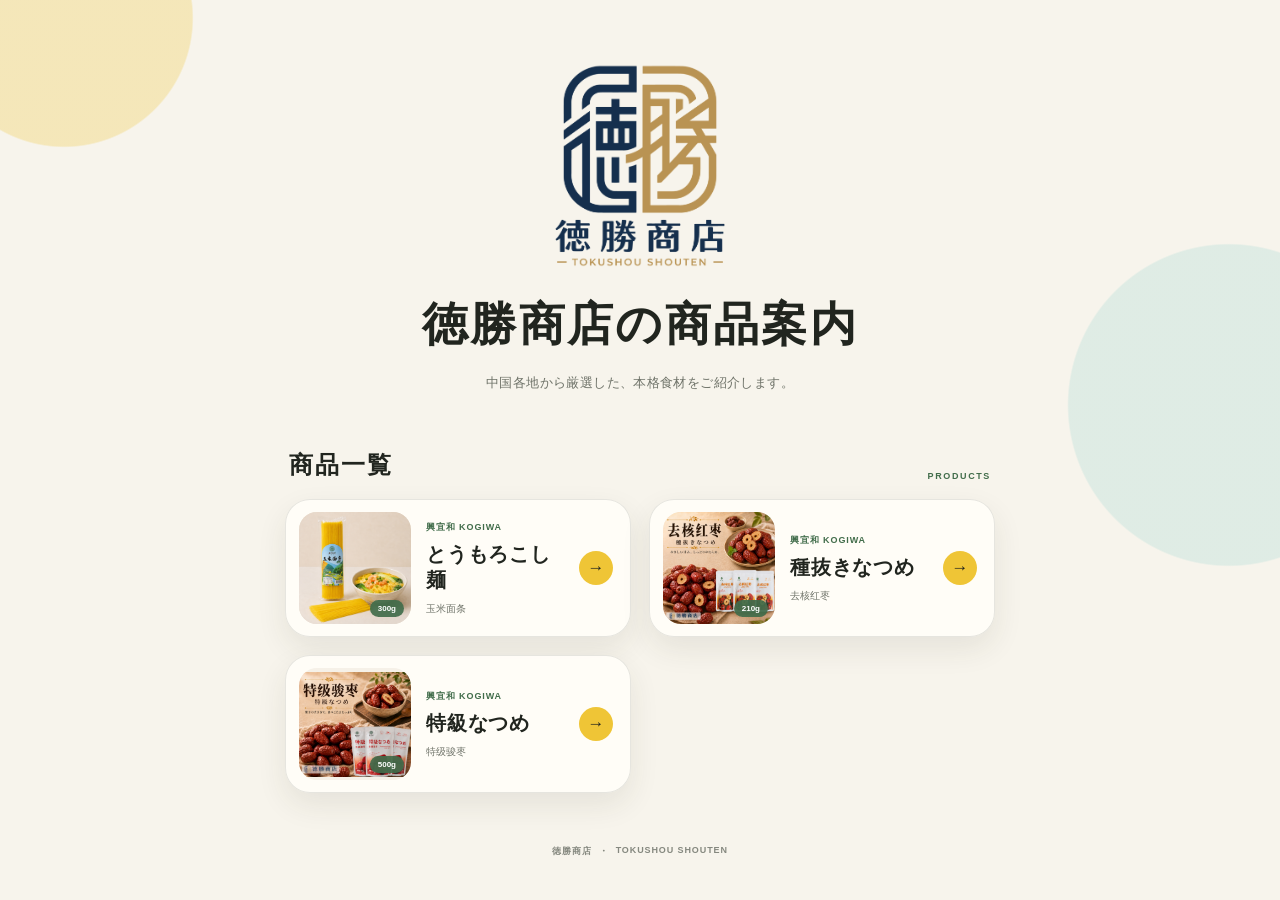
<file: index.html>
<!doctype html>
<html lang="ja">
<head>
  <meta charset="utf-8">
  <meta name="viewport" content="width=device-width, initial-scale=1">
  <meta name="description" content="徳勝商店が厳選した商品のご案内です。">
  <meta name="theme-color" content="#f7f4ec">
  <title>徳勝商店｜商品案内</title>
  <link rel="icon" href="assets/tokushou-logo.png">
  <link rel="stylesheet" href="style.css">
</head>
<body>
  <main class="catalog">
    <header class="catalog-header">
      <div class="brand-logo">
        <img src="assets/tokushou-logo.png" alt="徳勝商店" width="4167" height="4167">
      </div>
      <h1>徳勝商店の商品案内</h1>
      <p class="lead">中国各地から厳選した、本格食材をご紹介します。</p>
    </header>

    <section aria-labelledby="products-title">
      <div class="section-title">
        <h2 id="products-title">商品一覧</h2>
        <span>PRODUCTS</span>
      </div>

      <div class="product-grid">
        <a class="product-card" href="./kogiwa-corn-noodles/">
          <div class="product-image">
            <img
              src="./kogiwa-corn-noodles/assets/kogiwa-corn-noodles.jpg"
              alt="興宜和KOGIWA とうもろこし麺"
              width="1254"
              height="1254"
            >
            <span>300g</span>
          </div>
          <div class="product-info">
            <p>興宜和 KOGIWA</p>
            <h3>とうもろこし麺</h3>
            <small lang="zh">玉米面条</small>
          </div>
          <span class="card-arrow" aria-hidden="true">→</span>
        </a>

        <a class="product-card" href="./pitted-red-dates/">
          <div class="product-image">
            <img
              class="poster"
              src="./pitted-red-dates/assets/product.jpg"
              alt="興宜和KOGIWA 種抜きなつめ"
              width="1254"
              height="1254"
            >
            <span>210g</span>
          </div>
          <div class="product-info">
            <p>興宜和 KOGIWA</p>
            <h3>種抜きなつめ</h3>
            <small lang="zh">去核红枣</small>
          </div>
          <span class="card-arrow" aria-hidden="true">→</span>
        </a>

        <a class="product-card" href="./junzao-dates/">
          <div class="product-image">
            <img
              class="poster"
              src="./junzao-dates/assets/product.jpg"
              alt="興宜和KOGIWA 特級なつめ"
              width="1295"
              height="1214"
            >
            <span>500g</span>
          </div>
          <div class="product-info">
            <p>興宜和 KOGIWA</p>
            <h3>特級なつめ</h3>
            <small lang="zh">特级骏枣</small>
          </div>
          <span class="card-arrow" aria-hidden="true">→</span>
        </a>
      </div>
    </section>

    <footer>
      <span>徳勝商店</span>
      <span aria-hidden="true">・</span>
      <span>TOKUSHOU SHOUTEN</span>
    </footer>
  </main>
  <!-- Cloudflare Web Analytics -->
  <script type="module" src="https://static.cloudflareinsights.com/beacon.min.js" data-cf-beacon='{"token":"b49aadbc8c314302b467062abf540f5f"}'></script>
  <!-- End Cloudflare Web Analytics -->
</body>
</html>
</file>
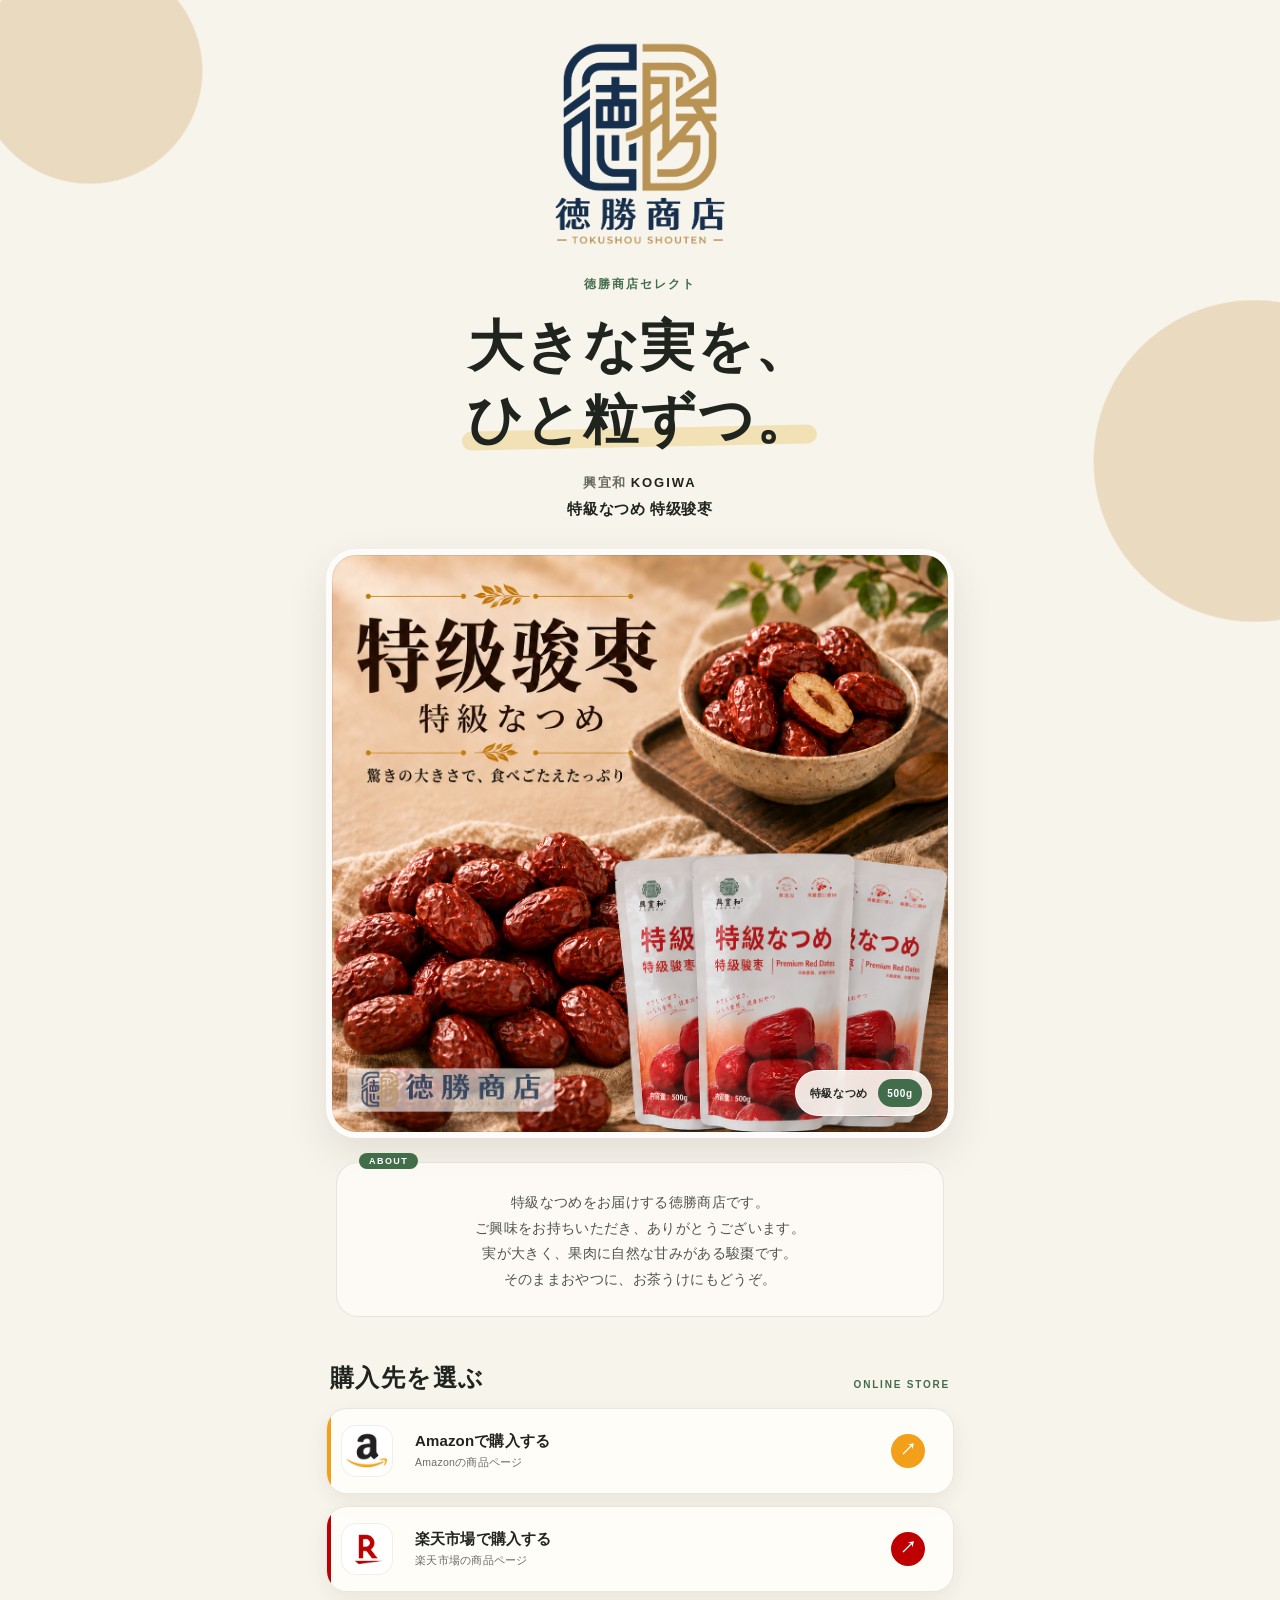
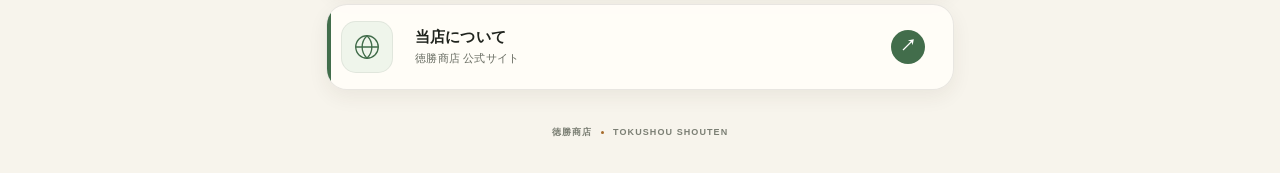
<file: junzao-dates/index.html>
<!doctype html>
<html lang="ja">
<head>
  <meta charset="utf-8">
  <meta name="viewport" content="width=device-width, initial-scale=1">
  <meta name="description" content="興宜和KOGIWA 特級なつめ 500g。実の大きな駿棗です。">
  <meta name="theme-color" content="#f7f4ec">
  <title>特級なつめ｜徳勝商店</title>
  <link rel="icon" href="../assets/tokushou-logo.png">
  <link rel="stylesheet" href="../product.css">
  <link rel="stylesheet" href="style.css">
</head>
<body>
  <main class="page-shell">
    <header class="hero">
      <a class="brand-logo" href="../" aria-label="徳勝商店の商品一覧">
        <img src="../assets/tokushou-logo.png" alt="徳勝商店" width="4167" height="4167">
      </a>
      <div class="brand-kicker">
        <span>徳勝商店セレクト</span>
      </div>

      <h1>
        大きな実を、<br>
        <span>ひと粒ずつ。</span>
      </h1>

      <p class="product-name">
        興宜和 <strong>KOGIWA</strong>
        <span>特級なつめ <span lang="zh">特级骏枣</span></span>
      </p>

      <figure class="product-visual">
        <img
          src="assets/product.jpg"
          alt="興宜和KOGIWAの特級なつめ。大粒の駿棗と500gのパッケージ"
          width="1295"
          height="1214"
        >
        <figcaption>
          <span>特級なつめ</span>
          <strong>500g</strong>
        </figcaption>
      </figure>

      <div class="introduction">
        <span class="intro-label">ABOUT</span>
        <p>
          特級なつめをお届けする徳勝商店です。<br>
          ご興味をお持ちいただき、ありがとうございます。<br>
          実が大きく、果肉に自然な甘みがある駿棗です。<br class="desktop-break">
          そのままおやつに、お茶うけにもどうぞ。
        </p>
      </div>
    </header>

    <section class="store-section" aria-labelledby="store-title">
      <div class="section-heading">
        <span>ONLINE STORE</span>
        <h2 id="store-title">購入先を選ぶ</h2>
      </div>

      <nav class="store-links" aria-label="購入先と店舗情報">
        <a class="store-card amazon" href="https://www.amazon.co.jp/dp/B0H5M9L9HR?th=1" target="_blank" rel="noopener noreferrer">
          <span class="logo-frame">
            <img src="../kogiwa-corn-noodles/assets/amazon-logo.jpeg" alt="Amazon" width="400" height="400">
          </span>
          <span class="link-copy">
            <strong>Amazonで購入する</strong>
            <small>Amazonの商品ページ</small>
          </span>
          <span class="arrow" aria-hidden="true">↗</span>
        </a>

        <a class="store-card rakuten" href="https://item.rakuten.co.jp/tokushoushouten/50-02/" target="_blank" rel="noopener noreferrer">
          <span class="logo-frame">
            <img src="../kogiwa-corn-noodles/assets/rakuten-logo.png" alt="楽天市場" width="448" height="448">
          </span>
          <span class="link-copy">
            <strong>楽天市場で購入する</strong>
            <small>楽天市場の商品ページ</small>
          </span>
          <span class="arrow" aria-hidden="true">↗</span>
        </a>

        <a class="store-card official" href="http://www.tecsun.co.jp/services/ec" target="_blank" rel="noopener noreferrer">
          <span class="logo-frame globe-icon" aria-hidden="true">
            <svg viewBox="0 0 48 48" role="presentation">
              <circle cx="24" cy="24" r="15"></circle>
              <path d="M9 24h30M24 9c4.3 4.2 6.5 9.2 6.5 15S28.3 34.8 24 39M24 9c-4.3 4.2-6.5 9.2-6.5 15S19.7 34.8 24 39"></path>
            </svg>
          </span>
          <span class="link-copy">
            <strong>当店について</strong>
            <small>徳勝商店 公式サイト</small>
          </span>
          <span class="arrow" aria-hidden="true">↗</span>
        </a>
      </nav>
    </section>

    <footer>
      <span>徳勝商店</span>
      <span class="footer-separator" aria-hidden="true"></span>
      <span>TOKUSHOU SHOUTEN</span>
    </footer>
  </main>
  <!-- Cloudflare Web Analytics -->
  <script type="module" src="https://static.cloudflareinsights.com/beacon.min.js" data-cf-beacon='{"token":"b49aadbc8c314302b467062abf540f5f"}'></script>
  <!-- End Cloudflare Web Analytics -->
</body>
</html>
</file>
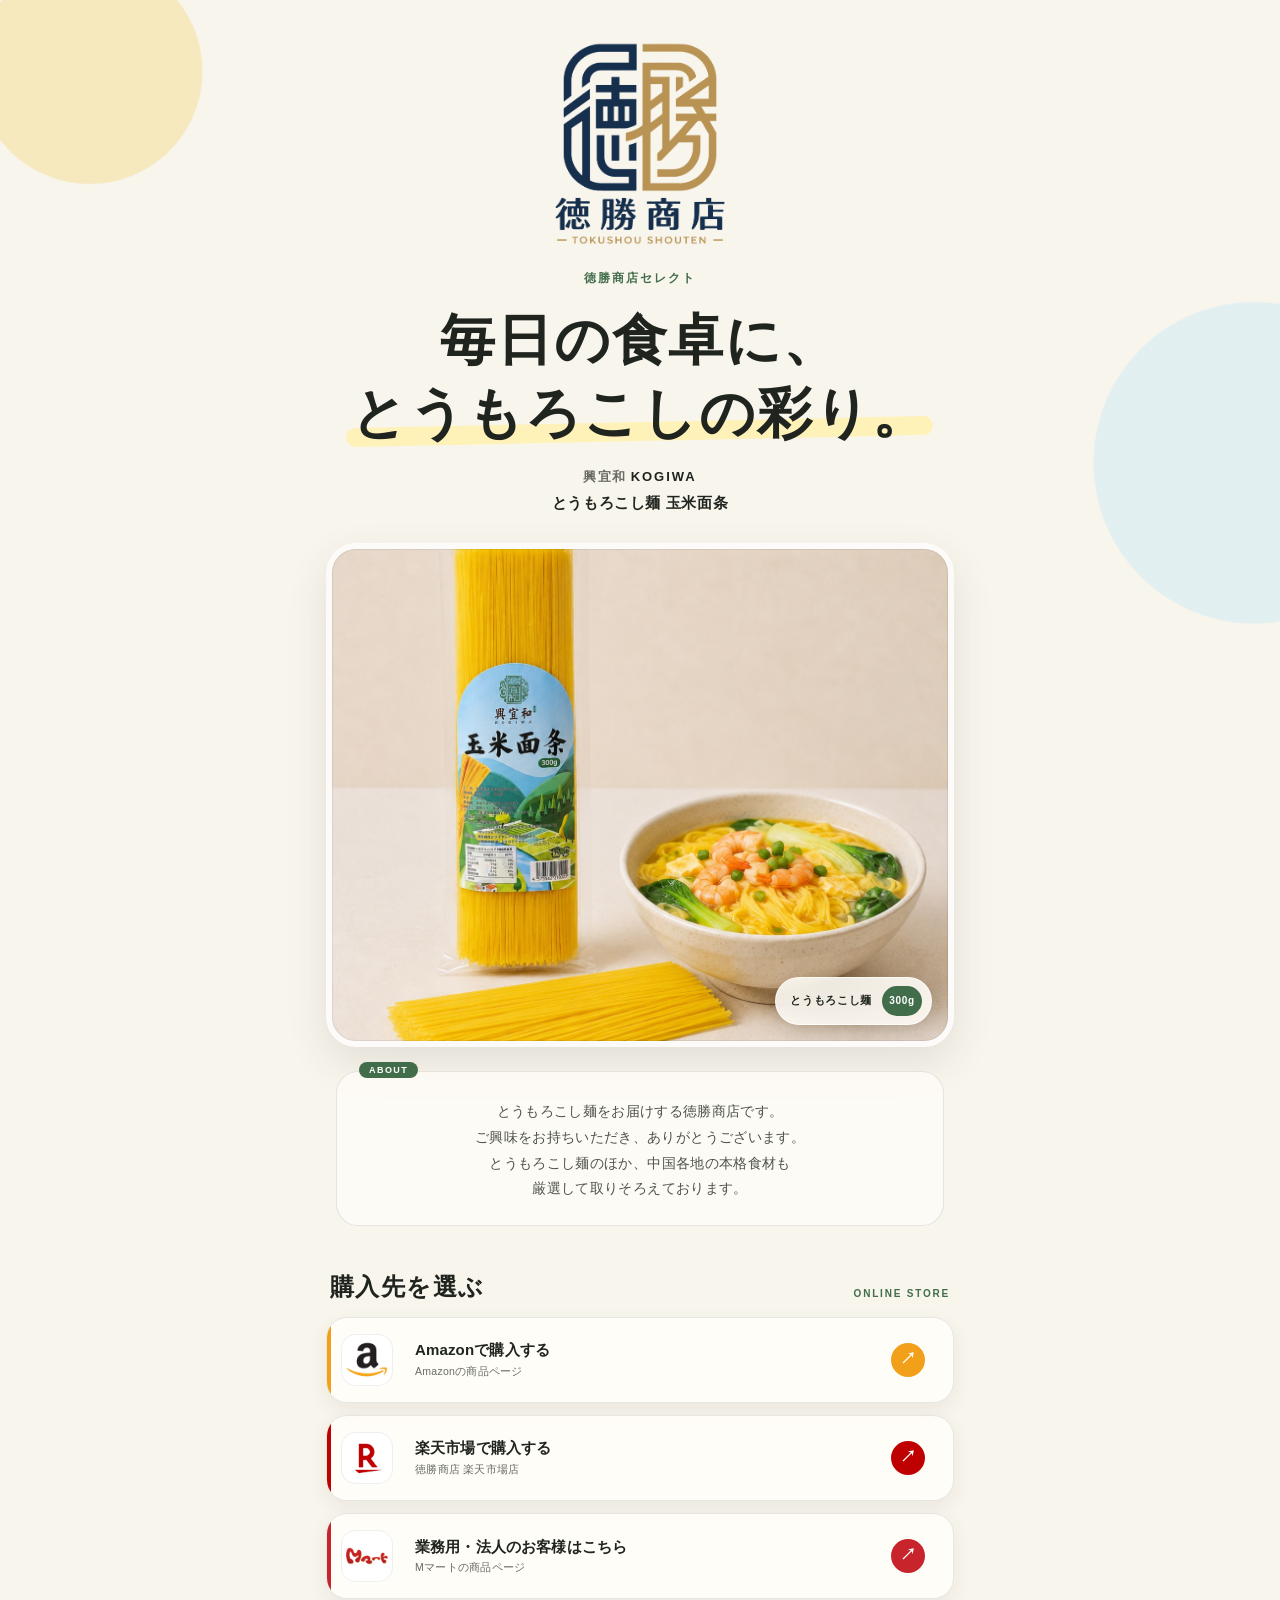
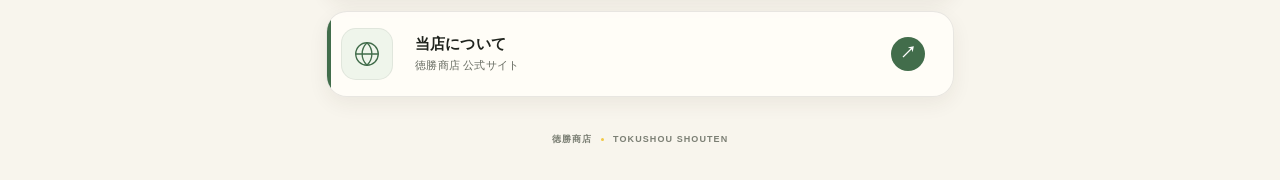
<file: kogiwa-corn-noodles/index.html>
<!doctype html>
<html lang="ja">
<head>
  <meta charset="utf-8">
  <meta name="viewport" content="width=device-width, initial-scale=1">
  <meta name="description" content="興宜和KOGIWA とうもろこし麺の購入先と、徳勝商店のご案内です。">
  <meta name="theme-color" content="#f8f5ed">
  <title>興宜和KOGIWA｜とうもろこし麺</title>
  <link rel="icon" href="../assets/tokushou-logo.png">
  <link rel="stylesheet" href="style.css">
</head>
<body>
  <main class="page-shell">
    <header class="hero">
      <a class="brand-logo" href="../" aria-label="徳勝商店の商品一覧">
        <img src="../assets/tokushou-logo.png" alt="徳勝商店" width="4167" height="4167">
      </a>
      <div class="brand-kicker">
        <span>徳勝商店セレクト</span>
      </div>

      <h1>
        毎日の食卓に、<br>
        <span>とうもろこしの彩り。</span>
      </h1>

      <p class="product-name">
        興宜和 <strong>KOGIWA</strong>
        <span>とうもろこし麺 <span lang="zh">玉米面条</span></span>
      </p>

      <figure class="product-visual">
        <img
          src="assets/kogiwa-corn-noodles.jpg"
          alt="興宜和KOGIWAのとうもろこし麺、調理例と商品パッケージ"
          width="1254"
          height="1254"
        >
        <figcaption>
          <span>とうもろこし麺</span>
          <strong>300g</strong>
        </figcaption>
      </figure>

      <div class="introduction">
        <span class="intro-label">ABOUT</span>
        <p>
          とうもろこし麺をお届けする徳勝商店です。<br>
          ご興味をお持ちいただき、ありがとうございます。<br>
          とうもろこし麺のほか、中国各地の本格食材も<br class="desktop-break">
          厳選して取りそろえております。
        </p>
      </div>
    </header>

    <section class="store-section" aria-labelledby="store-title">
      <div class="section-heading">
        <span>ONLINE STORE</span>
        <h2 id="store-title">購入先を選ぶ</h2>
      </div>

      <nav class="store-links" aria-label="購入先と店舗情報">
        <a class="store-card amazon" href="https://amzn.asia/d/0fEVBLYU" target="_blank" rel="noopener noreferrer">
          <span class="logo-frame">
            <img src="assets/amazon-logo.jpeg" alt="Amazon" width="400" height="400">
          </span>
          <span class="link-copy">
            <strong>Amazonで購入する</strong>
            <small>Amazonの商品ページ</small>
          </span>
          <span class="arrow" aria-hidden="true">↗</span>
        </a>

        <a class="store-card rakuten" href="https://www.rakuten.co.jp/tokushoushouten/" target="_blank" rel="noopener noreferrer">
          <span class="logo-frame">
            <img src="assets/rakuten-logo.png" alt="楽天市場" width="448" height="448">
          </span>
          <span class="link-copy">
            <strong>楽天市場で購入する</strong>
            <small>徳勝商店 楽天市場店</small>
          </span>
          <span class="arrow" aria-hidden="true">↗</span>
        </a>

        <a class="store-card mmart" href="https://www.m-mart.co.jp/rep/item/detail/tecsun/1" target="_blank" rel="noopener noreferrer">
          <span class="logo-frame wide-logo">
            <img src="assets/mmart-logo.png" alt="Mマート" width="512" height="512">
          </span>
          <span class="link-copy">
            <strong>業務用・法人のお客様はこちら</strong>
            <small>Mマートの商品ページ</small>
          </span>
          <span class="arrow" aria-hidden="true">↗</span>
        </a>

        <a class="store-card official" href="http://www.tecsun.co.jp/services/ec" target="_blank" rel="noopener noreferrer">
          <span class="logo-frame globe-icon" aria-hidden="true">
            <svg viewBox="0 0 48 48" role="presentation">
              <circle cx="24" cy="24" r="15"></circle>
              <path d="M9 24h30M24 9c4.3 4.2 6.5 9.2 6.5 15S28.3 34.8 24 39M24 9c-4.3 4.2-6.5 9.2-6.5 15S19.7 34.8 24 39"></path>
            </svg>
          </span>
          <span class="link-copy">
            <strong>当店について</strong>
            <small>徳勝商店 公式サイト</small>
          </span>
          <span class="arrow" aria-hidden="true">↗</span>
        </a>
      </nav>
    </section>

    <footer>
      <span>徳勝商店</span>
      <span class="footer-separator" aria-hidden="true"></span>
      <span>TOKUSHOU SHOUTEN</span>
    </footer>
  </main>
  <!-- Cloudflare Web Analytics -->
  <script type="module" src="https://static.cloudflareinsights.com/beacon.min.js" data-cf-beacon='{"token":"b49aadbc8c314302b467062abf540f5f"}'></script>
  <!-- End Cloudflare Web Analytics -->
</body>
</html>
</file>
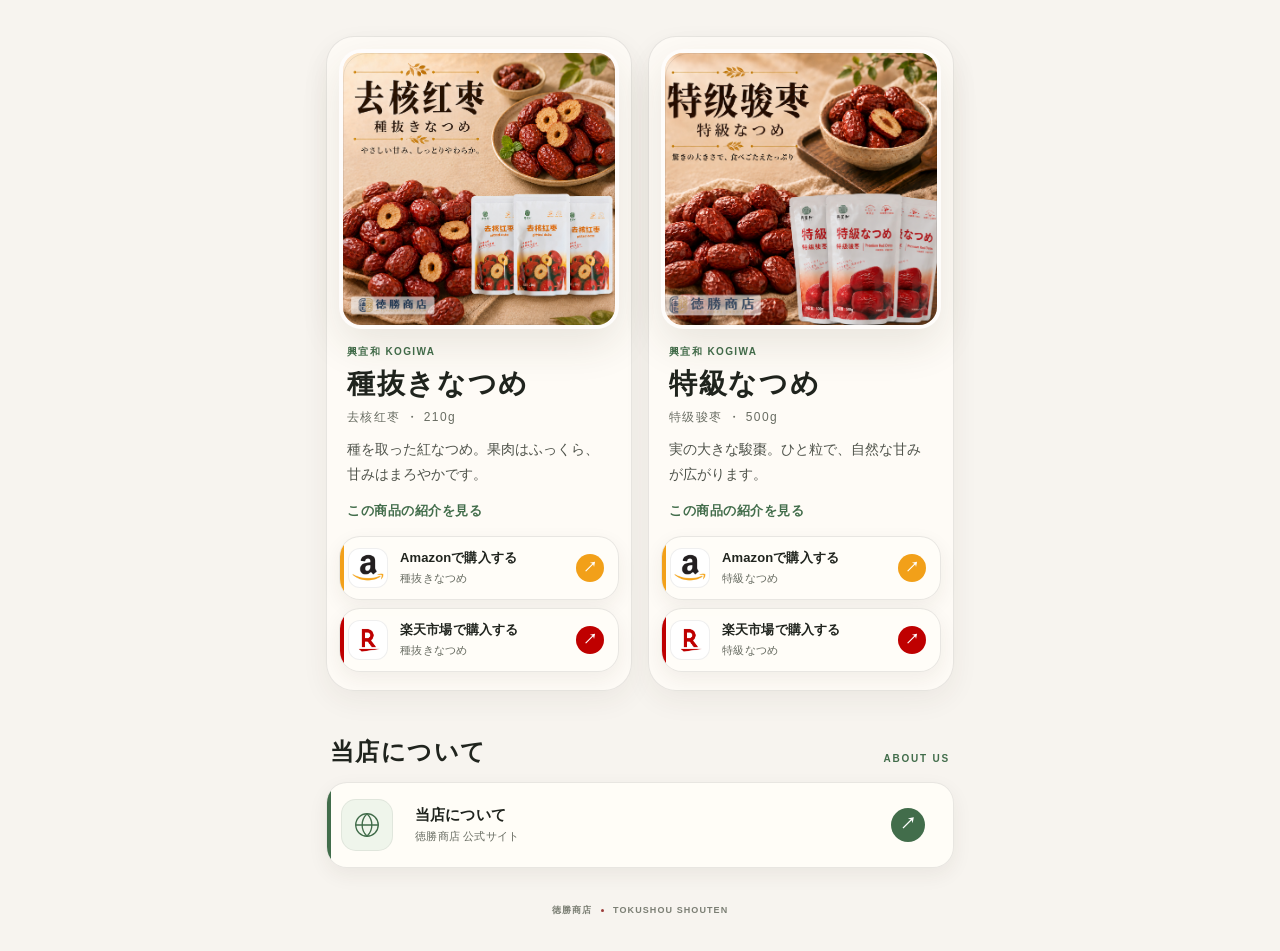
<file: natsume/index.html>
<!doctype html>
<html lang="ja">
<head>
  <meta charset="utf-8">
  <meta name="viewport" content="width=device-width, initial-scale=1">
  <meta name="description" content="徳勝商店の種抜きなつめと特級なつめ。食べやすい紅なつめと、実の大きな駿棗をご案内します。">
  <meta name="theme-color" content="#f7f4ef">
  <title>なつめ二種｜徳勝商店</title>
  <link rel="icon" href="../assets/tokushou-logo.png">
  <link rel="stylesheet" href="../product.css">
  <link rel="stylesheet" href="style.css">
</head>
<body>
  <main class="page-shell">
    <h1 class="visually-hidden">なつめ二種</h1>
    <section class="pair" aria-label="なつめ二種">
      <article class="date-card pitted" id="pitted-red-dates">
        <figure class="product-visual">
          <img
            src="../pitted-red-dates/assets/product.jpg"
            alt="興宜和KOGIWAの種抜きなつめ"
            width="1254"
            height="1254"
          >
        </figure>
        <div class="date-copy">
          <p class="date-kicker">興宜和 KOGIWA</p>
          <h2>種抜きなつめ</h2>
          <p class="date-zh" lang="zh">去核红枣 ・ 210g</p>
          <p class="date-lead">種を取った紅なつめ。果肉はふっくら、甘みはまろやかです。</p>
          <a class="detail-link" href="../pitted-red-dates/">この商品の紹介を見る</a>
        </div>
        <nav class="buy-links" aria-label="種抜きなつめの購入先">
          <a class="store-card amazon" href="https://www.amazon.co.jp/dp/B0G1MB3ZZM?th=1" target="_blank" rel="noopener noreferrer">
            <span class="logo-frame">
              <img src="../kogiwa-corn-noodles/assets/amazon-logo.jpeg" alt="Amazon" width="400" height="400">
            </span>
            <span class="link-copy">
              <strong>Amazonで購入する</strong>
              <small>種抜きなつめ</small>
            </span>
            <span class="arrow" aria-hidden="true">↗</span>
          </a>
          <a class="store-card rakuten" href="https://item.rakuten.co.jp/tokushoushouten/50-04/" target="_blank" rel="noopener noreferrer">
            <span class="logo-frame">
              <img src="../kogiwa-corn-noodles/assets/rakuten-logo.png" alt="楽天市場" width="448" height="448">
            </span>
            <span class="link-copy">
              <strong>楽天市場で購入する</strong>
              <small>種抜きなつめ</small>
            </span>
            <span class="arrow" aria-hidden="true">↗</span>
          </a>
        </nav>
      </article>

      <article class="date-card junzao" id="junzao-dates">
        <figure class="product-visual">
          <img
            src="../junzao-dates/assets/product.jpg"
            alt="興宜和KOGIWAの特級なつめ"
            width="1295"
            height="1214"
          >
        </figure>
        <div class="date-copy">
          <p class="date-kicker">興宜和 KOGIWA</p>
          <h2>特級なつめ</h2>
          <p class="date-zh" lang="zh">特级骏枣 ・ 500g</p>
          <p class="date-lead">実の大きな駿棗。ひと粒で、自然な甘みが広がります。</p>
          <a class="detail-link" href="../junzao-dates/">この商品の紹介を見る</a>
        </div>
        <nav class="buy-links" aria-label="特級なつめの購入先">
          <a class="store-card amazon" href="https://www.amazon.co.jp/dp/B0H5M9L9HR?th=1" target="_blank" rel="noopener noreferrer">
            <span class="logo-frame">
              <img src="../kogiwa-corn-noodles/assets/amazon-logo.jpeg" alt="Amazon" width="400" height="400">
            </span>
            <span class="link-copy">
              <strong>Amazonで購入する</strong>
              <small>特級なつめ</small>
            </span>
            <span class="arrow" aria-hidden="true">↗</span>
          </a>
          <a class="store-card rakuten" href="https://item.rakuten.co.jp/tokushoushouten/50-02/" target="_blank" rel="noopener noreferrer">
            <span class="logo-frame">
              <img src="../kogiwa-corn-noodles/assets/rakuten-logo.png" alt="楽天市場" width="448" height="448">
            </span>
            <span class="link-copy">
              <strong>楽天市場で購入する</strong>
              <small>特級なつめ</small>
            </span>
            <span class="arrow" aria-hidden="true">↗</span>
          </a>
        </nav>
      </article>
    </section>

    <section class="store-section" aria-labelledby="store-title">
      <div class="section-heading">
        <span>ABOUT US</span>
        <h2 id="store-title">当店について</h2>
      </div>

      <nav class="store-links" aria-label="店舗情報">
        <a class="store-card official" href="http://www.tecsun.co.jp/services/ec" target="_blank" rel="noopener noreferrer">
          <span class="logo-frame globe-icon" aria-hidden="true">
            <svg viewBox="0 0 48 48" role="presentation">
              <circle cx="24" cy="24" r="15"></circle>
              <path d="M9 24h30M24 9c4.3 4.2 6.5 9.2 6.5 15S28.3 34.8 24 39M24 9c-4.3 4.2-6.5 9.2-6.5 15S19.7 34.8 24 39"></path>
            </svg>
          </span>
          <span class="link-copy">
            <strong>当店について</strong>
            <small>徳勝商店 公式サイト</small>
          </span>
          <span class="arrow" aria-hidden="true">↗</span>
        </a>
      </nav>
    </section>

    <footer>
      <span>徳勝商店</span>
      <span class="footer-separator" aria-hidden="true"></span>
      <span>TOKUSHOU SHOUTEN</span>
    </footer>
  </main>
  <!-- Cloudflare Web Analytics -->
  <script type="module" src="https://static.cloudflareinsights.com/beacon.min.js" data-cf-beacon='{"token":"b49aadbc8c314302b467062abf540f5f"}'></script>
  <!-- End Cloudflare Web Analytics -->
</body>
</html>
</file>
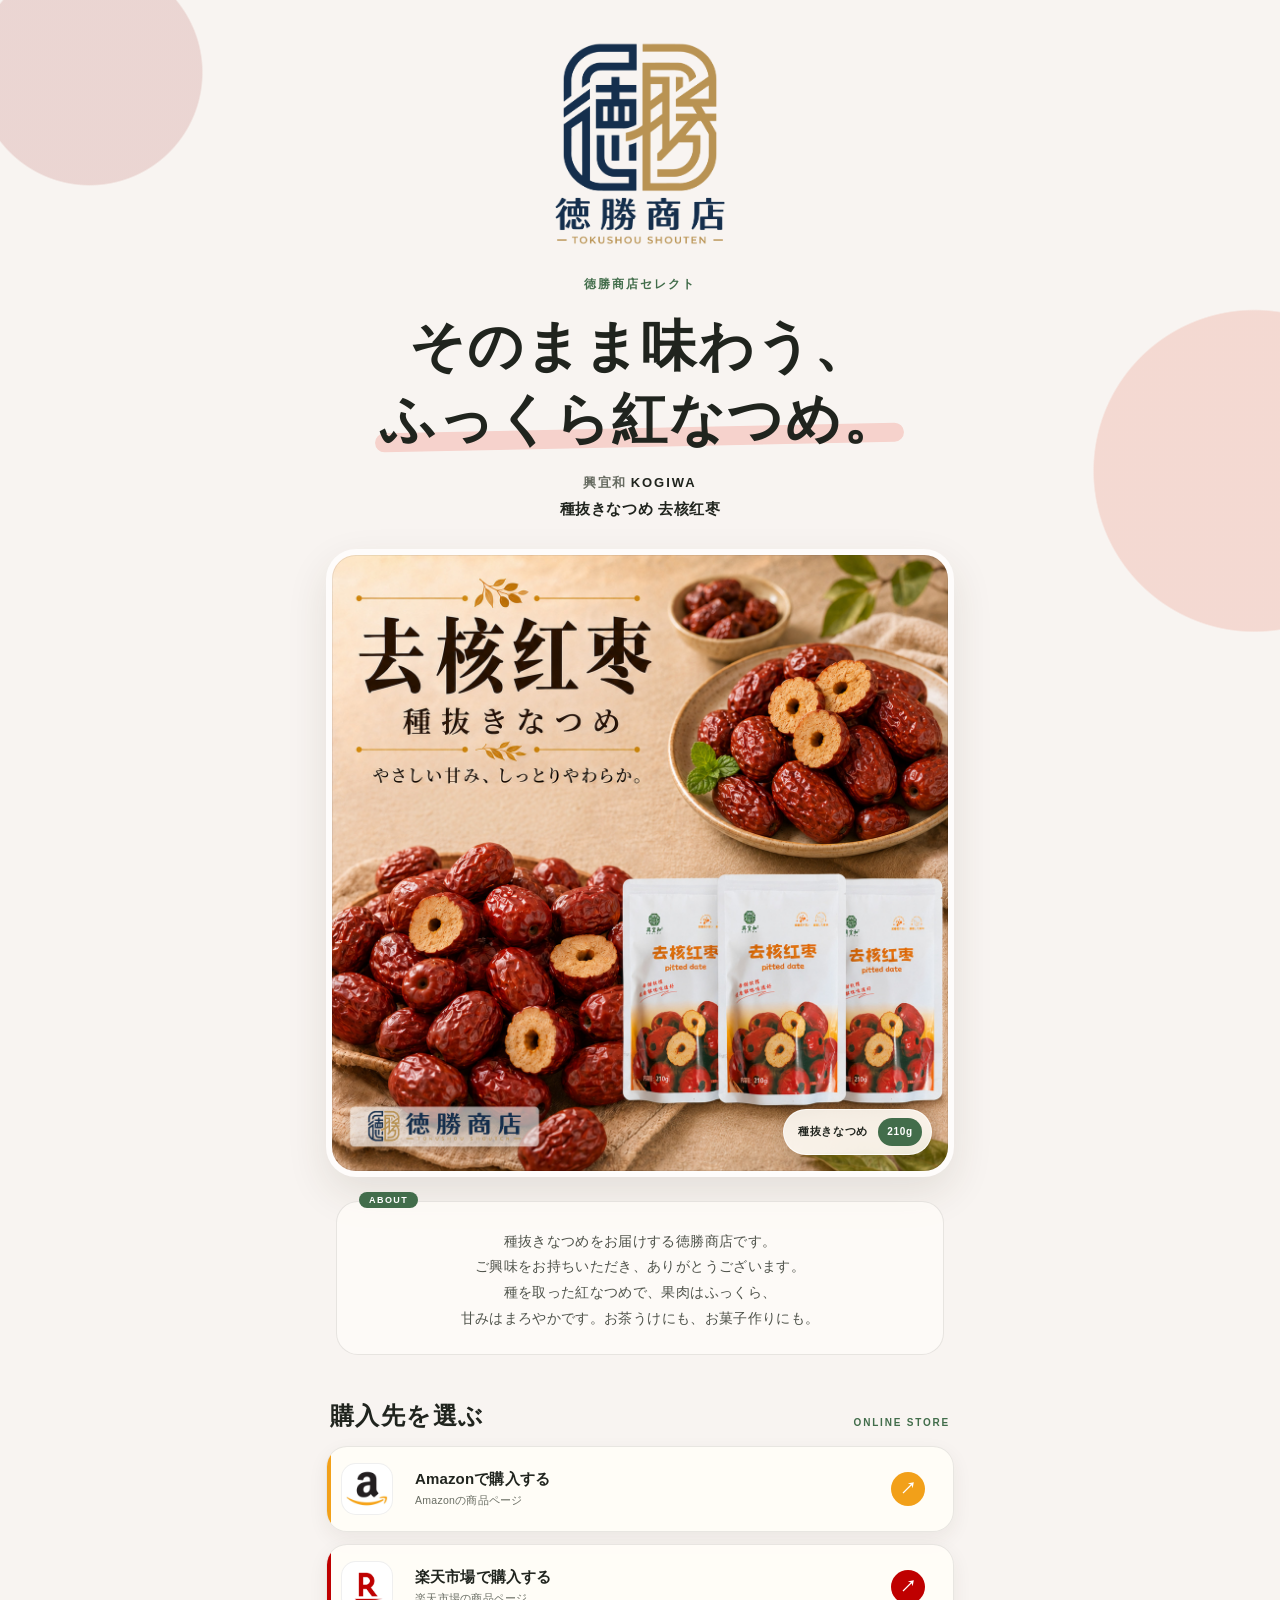
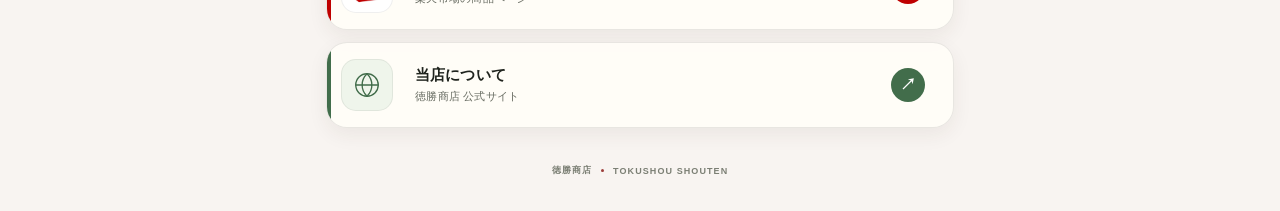
<file: pitted-red-dates/index.html>
<!doctype html>
<html lang="ja">
<head>
  <meta charset="utf-8">
  <meta name="viewport" content="width=device-width, initial-scale=1">
  <meta name="description" content="興宜和KOGIWA 種抜きなつめ 210g。ふっくらした果肉の紅なつめです。">
  <meta name="theme-color" content="#f8f4f1">
  <title>種抜きなつめ｜徳勝商店</title>
  <link rel="icon" href="../assets/tokushou-logo.png">
  <link rel="stylesheet" href="../product.css">
  <link rel="stylesheet" href="style.css">
</head>
<body>
  <main class="page-shell">
    <header class="hero">
      <a class="brand-logo" href="../" aria-label="徳勝商店の商品一覧">
        <img src="../assets/tokushou-logo.png" alt="徳勝商店" width="4167" height="4167">
      </a>
      <div class="brand-kicker">
        <span>徳勝商店セレクト</span>
      </div>

      <h1>
        そのまま味わう、<br>
        <span>ふっくら紅なつめ。</span>
      </h1>

      <p class="product-name">
        興宜和 <strong>KOGIWA</strong>
        <span>種抜きなつめ <span lang="zh">去核红枣</span></span>
      </p>

      <figure class="product-visual">
        <img
          src="assets/product.jpg"
          alt="興宜和KOGIWAの種抜きなつめ。皿に盛った紅なつめと210gのパッケージ"
          width="1254"
          height="1254"
        >
        <figcaption>
          <span>種抜きなつめ</span>
          <strong>210g</strong>
        </figcaption>
      </figure>

      <div class="introduction">
        <span class="intro-label">ABOUT</span>
        <p>
          種抜きなつめをお届けする徳勝商店です。<br>
          ご興味をお持ちいただき、ありがとうございます。<br>
          種を取った紅なつめで、果肉はふっくら、<br class="desktop-break">
          甘みはまろやかです。お茶うけにも、お菓子作りにも。
        </p>
      </div>
    </header>

    <section class="store-section" aria-labelledby="store-title">
      <div class="section-heading">
        <span>ONLINE STORE</span>
        <h2 id="store-title">購入先を選ぶ</h2>
      </div>

      <nav class="store-links" aria-label="購入先と店舗情報">
        <a class="store-card amazon" href="https://www.amazon.co.jp/dp/B0G1MB3ZZM?th=1" target="_blank" rel="noopener noreferrer">
          <span class="logo-frame">
            <img src="../kogiwa-corn-noodles/assets/amazon-logo.jpeg" alt="Amazon" width="400" height="400">
          </span>
          <span class="link-copy">
            <strong>Amazonで購入する</strong>
            <small>Amazonの商品ページ</small>
          </span>
          <span class="arrow" aria-hidden="true">↗</span>
        </a>

        <a class="store-card rakuten" href="https://item.rakuten.co.jp/tokushoushouten/50-04/" target="_blank" rel="noopener noreferrer">
          <span class="logo-frame">
            <img src="../kogiwa-corn-noodles/assets/rakuten-logo.png" alt="楽天市場" width="448" height="448">
          </span>
          <span class="link-copy">
            <strong>楽天市場で購入する</strong>
            <small>楽天市場の商品ページ</small>
          </span>
          <span class="arrow" aria-hidden="true">↗</span>
        </a>

        <a class="store-card official" href="http://www.tecsun.co.jp/services/ec" target="_blank" rel="noopener noreferrer">
          <span class="logo-frame globe-icon" aria-hidden="true">
            <svg viewBox="0 0 48 48" role="presentation">
              <circle cx="24" cy="24" r="15"></circle>
              <path d="M9 24h30M24 9c4.3 4.2 6.5 9.2 6.5 15S28.3 34.8 24 39M24 9c-4.3 4.2-6.5 9.2-6.5 15S19.7 34.8 24 39"></path>
            </svg>
          </span>
          <span class="link-copy">
            <strong>当店について</strong>
            <small>徳勝商店 公式サイト</small>
          </span>
          <span class="arrow" aria-hidden="true">↗</span>
        </a>
      </nav>
    </section>

    <footer>
      <span>徳勝商店</span>
      <span class="footer-separator" aria-hidden="true"></span>
      <span>TOKUSHOU SHOUTEN</span>
    </footer>
  </main>
  <!-- Cloudflare Web Analytics -->
  <script type="module" src="https://static.cloudflareinsights.com/beacon.min.js" data-cf-beacon='{"token":"b49aadbc8c314302b467062abf540f5f"}'></script>
  <!-- End Cloudflare Web Analytics -->
</body>
</html>
</file>
<file: style.css>
:root {
  --canvas: #f7f4ec;
  --paper: #fffdf8;
  --ink: #21251f;
  --muted: #6f7369;
  --leaf: #426d4b;
  --corn: #efc536;
  --line: rgba(33, 37, 31, .11);
}

* { box-sizing: border-box; }

html { min-height: 100%; background: var(--canvas); }

body {
  min-width: 300px;
  min-height: 100vh;
  margin: 0;
  color: var(--ink);
  background:
    radial-gradient(circle at 5% 2%, rgba(239, 197, 54, .28) 0 8rem, transparent 8.1rem),
    radial-gradient(circle at 96% 45%, rgba(194, 226, 220, .45) 0 10rem, transparent 10.1rem),
    var(--canvas);
  font-family: -apple-system, BlinkMacSystemFont, "Hiragino Kaku Gothic ProN", "Yu Gothic", "Noto Sans JP", sans-serif;
  -webkit-font-smoothing: antialiased;
}

.catalog {
  width: min(100%, 760px);
  margin-inline: auto;
  padding: max(58px, env(safe-area-inset-top)) 25px max(32px, env(safe-area-inset-bottom));
}

.catalog-header { margin-bottom: 55px; text-align: center; }

.brand-logo {
  width: min(220px, 58vw);
  margin: 0 auto 16px;
  line-height: 0;
  background: transparent;
}

.brand-logo img {
  display: block;
  width: 100%;
  height: auto;
}

h1,
h2,
h3,
p { margin-top: 0; }

h1 {
  margin-bottom: 15px;
  font-family: "Yu Mincho", "Hiragino Mincho ProN", serif;
  font-size: clamp(31px, 7vw, 46px);
  font-weight: 700;
  letter-spacing: .05em;
}

.lead {
  margin-bottom: 0;
  color: var(--muted);
  font-size: 13px;
  line-height: 1.8;
  letter-spacing: .03em;
}

.section-title {
  display: flex;
  align-items: end;
  justify-content: space-between;
  margin: 0 4px 18px;
}

.section-title h2 {
  margin-bottom: 0;
  font-family: "Yu Mincho", "Hiragino Mincho ProN", serif;
  font-size: 24px;
  letter-spacing: .08em;
}

.section-title span {
  color: var(--leaf);
  font-size: 9px;
  font-weight: 800;
  letter-spacing: .18em;
}

.product-grid {
  display: grid;
  grid-template-columns: repeat(auto-fit, minmax(min(100%, 300px), 1fr));
  gap: 18px;
}

.product-card {
  position: relative;
  display: grid;
  grid-template-columns: 112px minmax(0, 1fr) 38px;
  align-items: center;
  min-height: 136px;
  padding: 12px 13px;
  overflow: hidden;
  border: 1px solid var(--line);
  border-radius: 25px;
  color: var(--ink);
  background: rgba(255, 253, 248, .94);
  box-shadow: 0 12px 30px rgba(60, 51, 28, .09);
  text-decoration: none;
  transition: transform .18s ease, box-shadow .18s ease, border-color .18s ease;
  -webkit-tap-highlight-color: transparent;
}

.product-image {
  position: relative;
  width: 112px;
  height: 112px;
  overflow: hidden;
  border-radius: 18px;
  background: #eee5d6;
}

.product-image img {
  display: block;
  width: 100%;
  height: 100%;
  object-fit: cover;
}

.product-image img.poster {
  object-fit: contain;
  background: #f6f1e8;
}

.product-image.is-pending {
  display: grid;
  place-items: center;
  background:
    radial-gradient(circle at 32% 24%, rgba(255, 255, 255, .75), transparent 46%),
    #f3e6dc;
}

.product-image.is-pending.pitted {
  background:
    radial-gradient(circle at 32% 24%, rgba(255, 255, 255, .75), transparent 46%),
    #f6e4df;
}

.product-image.is-pending.junzao {
  background:
    radial-gradient(circle at 32% 24%, rgba(255, 255, 255, .75), transparent 46%),
    #f4ead6;
}

.product-image.is-pending em {
  color: #8a6248;
  font-size: 10px;
  font-style: normal;
  font-weight: 800;
  letter-spacing: .08em;
  line-height: 1.45;
  text-align: center;
  white-space: nowrap;
}

.product-image span {
  position: absolute;
  right: 7px;
  bottom: 7px;
  padding: 4px 8px;
  border-radius: 99px;
  color: #fff;
  background: rgba(66, 109, 75, .92);
  font-size: 8px;
  font-weight: 800;
}

.product-info {
  min-width: 0;
  padding: 0 15px;
  text-align: left;
}

.product-info p {
  margin-bottom: 7px;
  color: var(--leaf);
  font-size: 9px;
  font-weight: 800;
  letter-spacing: .1em;
}

.product-info h3 {
  margin-bottom: 5px;
  font-family: "Yu Mincho", "Hiragino Mincho ProN", serif;
  font-size: 20px;
  line-height: 1.3;
  letter-spacing: .04em;
}

.product-info small {
  color: var(--muted);
  font-size: 10px;
}

.card-arrow {
  display: grid;
  width: 34px;
  height: 34px;
  border-radius: 50%;
  color: var(--ink);
  background: var(--corn);
  font-family: Arial, sans-serif;
  font-size: 17px;
  place-items: center;
  transition: transform .18s ease;
}

.product-card:hover {
  border-color: rgba(66, 109, 75, .32);
  box-shadow: 0 16px 34px rgba(60, 51, 28, .14);
  transform: translateY(-3px);
}

.product-card:hover .card-arrow { transform: translateX(3px); }
.product-card:active { transform: scale(.99); }
.product-card:focus-visible { outline: 3px solid var(--leaf); outline-offset: 3px; }

footer {
  display: flex;
  justify-content: center;
  gap: 7px;
  margin-top: 52px;
  color: #85887f;
  font-size: 9px;
  font-weight: 700;
  letter-spacing: .1em;
}

@media (max-width: 390px) {
  .catalog { padding-right: 17px; padding-left: 17px; }
  .product-card { grid-template-columns: 96px minmax(0, 1fr) 34px; min-height: 120px; padding: 11px; }
  .product-image { width: 96px; height: 96px; }
  .product-info { padding-inline: 12px 8px; }
  .product-info h3 { font-size: 18px; }
  .card-arrow { width: 31px; height: 31px; }
}

@media (prefers-reduced-motion: reduce) {
  .product-card,
  .card-arrow { transition: none; }
}
</file>
<file: product.css>
:root {
  --canvas: #f8f5ed;
  --paper: #fffdf8;
  --ink: #20241e;
  --muted: #686c62;
  --accent: #9c3d3a;
  --accent-soft: #f6d2cc;
  --leaf: #426d4b;
  --line: rgba(32, 36, 30, .10);
  --shadow: 0 16px 42px rgba(61, 52, 29, .11);
  --slot: #f3e6dc;
  --slot-ink: #8a6248;
}

* { box-sizing: border-box; }

html {
  min-height: 100%;
  background: var(--canvas);
}

body {
  min-width: 300px;
  min-height: 100vh;
  margin: 0;
  color: var(--ink);
  background:
    radial-gradient(circle at 7% 4%, rgba(156, 61, 58, .16) 0 7rem, transparent 7.1rem),
    radial-gradient(circle at 98% 26%, rgba(243, 226, 214, .85) 0 10rem, transparent 10.1rem),
    var(--canvas);
  font-family: -apple-system, BlinkMacSystemFont, "Hiragino Kaku Gothic ProN", "Yu Gothic", "Noto Sans JP", "Noto Sans SC", sans-serif;
  -webkit-font-smoothing: antialiased;
}

body::before,
body::after {
  position: fixed;
  z-index: -1;
  width: 8px;
  height: 8px;
  border-radius: 50%;
  background: var(--accent);
  box-shadow: 16px 0 var(--accent), 32px 0 var(--accent), 0 16px var(--accent), 16px 16px var(--accent), 32px 16px var(--accent);
  content: "";
  opacity: .18;
}

body::before {
  top: 21rem;
  left: 2.8vw;
  transform: rotate(-14deg);
}

body::after {
  right: 4vw;
  bottom: 8rem;
  transform: rotate(16deg);
}

.page-shell {
  width: min(100%, 680px);
  margin-inline: auto;
  padding: max(22px, env(safe-area-inset-top)) 26px max(34px, env(safe-area-inset-bottom));
}

.hero { text-align: center; }

.brand-logo {
  display: block;
  width: min(220px, 58vw);
  margin: 0 auto 18px;
  line-height: 0;
  background: transparent;
}

.brand-logo img {
  display: block;
  width: 100%;
  height: auto;
}

.brand-kicker {
  display: inline-flex;
  align-items: center;
  gap: 9px;
  margin-bottom: 18px;
  color: var(--leaf);
  font-size: 12px;
  font-weight: 800;
  letter-spacing: .16em;
}

h1 {
  margin: 0;
  font-family: "Yu Mincho", "Hiragino Mincho ProN", "Noto Serif JP", serif;
  font-size: clamp(34px, 8.8vw, 55px);
  font-weight: 700;
  line-height: 1.32;
  letter-spacing: .035em;
}

h1 span {
  position: relative;
  z-index: 0;
  white-space: nowrap;
}

h1 span::after {
  position: absolute;
  z-index: -1;
  right: -.09em;
  bottom: .06em;
  left: -.09em;
  height: .34em;
  border-radius: 99px;
  background: var(--accent-soft);
  content: "";
  transform: rotate(-1.2deg);
}

.product-name {
  margin: 15px 0 27px;
  color: var(--muted);
  font-size: 13px;
  font-weight: 600;
  letter-spacing: .09em;
  line-height: 1.8;
}

.product-name strong {
  color: var(--ink);
  font-weight: 800;
  letter-spacing: .15em;
}

.product-name > span {
  display: block;
  color: var(--ink);
  font-size: 15px;
  font-weight: 700;
  letter-spacing: .04em;
}

.product-visual {
  position: relative;
  margin: 0;
  overflow: hidden;
  border: 6px solid rgba(255, 255, 255, .88);
  border-radius: 30px;
  background: var(--slot);
  box-shadow: var(--shadow);
}

.product-visual::after {
  position: absolute;
  inset: 0;
  border: 1px solid rgba(32, 36, 30, .08);
  border-radius: 24px;
  content: "";
  pointer-events: none;
}

.product-visual img,
.photo-slot {
  display: block;
  width: 100%;
  aspect-ratio: 1 / 1;
}

.product-visual img {
  height: auto;
  aspect-ratio: auto;
  object-fit: contain;
}

.photo-slot {
  display: grid;
  place-items: center;
  background:
    radial-gradient(circle at 50% 42%, rgba(255, 255, 255, .72), transparent 42%),
    var(--slot);
  color: var(--slot-ink);
}

.photo-slot p {
  width: max-content;
  max-width: calc(100% - 48px);
  margin: 0;
  font-size: 13px;
  font-weight: 800;
  letter-spacing: .18em;
  line-height: 1.9;
  text-align: center;
  white-space: nowrap;
}

.product-visual figcaption {
  position: absolute;
  right: 16px;
  bottom: 16px;
  display: flex;
  align-items: center;
  gap: 10px;
  padding: 8px 14px;
  border: 1px solid rgba(255, 255, 255, .72);
  border-radius: 999px;
  background: rgba(255, 253, 248, .88);
  box-shadow: 0 5px 18px rgba(36, 31, 19, .12);
  font-size: 11px;
  font-weight: 800;
  letter-spacing: .06em;
  backdrop-filter: blur(10px);
}

.product-visual figcaption:has(strong) {
  padding: 8px 9px 8px 14px;
}

.product-visual figcaption strong {
  display: grid;
  min-width: 44px;
  height: 28px;
  padding: 0 8px;
  border-radius: 999px;
  color: #fff;
  background: var(--leaf);
  font-size: 10px;
  place-items: center;
}

.introduction {
  position: relative;
  margin: 24px 10px 0;
  padding: 27px 23px 23px;
  border: 1px solid var(--line);
  border-radius: 22px;
  background: rgba(255, 253, 248, .74);
  text-align: left;
}

.intro-label {
  position: absolute;
  top: -10px;
  left: 22px;
  padding: 3px 10px;
  border-radius: 99px;
  color: #fff;
  background: var(--leaf);
  font-size: 9px;
  font-weight: 800;
  letter-spacing: .16em;
}

.introduction p {
  margin: 0;
  color: #4f534b;
  font-size: 13.5px;
  line-height: 1.9;
  letter-spacing: .025em;
}

.pair {
  display: grid;
  gap: 16px;
  margin-top: 28px;
}

.date-card {
  display: flex;
  flex-direction: column;
  padding: 12px 12px 18px;
  border: 1px solid var(--line);
  border-radius: 28px;
  background: rgba(255, 253, 248, .82);
  box-shadow: 0 10px 28px rgba(61, 52, 29, .06);
  text-align: left;
}

.date-card .product-visual { border-width: 4px; border-radius: 22px; }

.date-copy {
  display: flex;
  flex: 1;
  flex-direction: column;
  padding: 16px 8px 0;
}

.date-kicker {
  margin: 0 0 6px;
  color: var(--leaf);
  font-size: 10px;
  font-weight: 800;
  letter-spacing: .14em;
}

.date-card h2 {
  margin: 0;
  font-family: "Yu Mincho", "Hiragino Mincho ProN", "Noto Serif JP", serif;
  font-size: 28px;
  letter-spacing: .06em;
}

.date-zh {
  margin: 6px 0 0;
  color: var(--muted);
  font-size: 12px;
  letter-spacing: .12em;
}

.date-card .date-lead {
  margin: 12px 0 0;
  color: #4f534b;
  font-size: 13.5px;
  line-height: 1.85;
}

.detail-link {
  display: inline-flex;
  align-items: center;
  gap: 6px;
  margin-top: auto;
  padding-top: 14px;
  color: var(--leaf);
  font-size: 13px;
  font-weight: 800;
  letter-spacing: .04em;
  text-decoration: none;
}

.detail-link:hover { text-decoration: underline; }
.detail-link:focus-visible { outline: 3px solid var(--leaf); outline-offset: 3px; }

.store-section { margin-top: 49px; }

.section-heading {
  display: flex;
  align-items: end;
  justify-content: space-between;
  gap: 20px;
  margin: 0 4px 18px;
  text-align: left;
}

.section-heading span {
  color: var(--leaf);
  font-size: 10px;
  font-weight: 800;
  letter-spacing: .18em;
  order: 2;
}

.section-heading h2 {
  margin: 0;
  font-family: "Yu Mincho", "Hiragino Mincho ProN", "Noto Serif JP", serif;
  font-size: 24px;
  line-height: 1;
  letter-spacing: .06em;
}

.store-links { display: grid; gap: 12px; }

.store-card {
  --brand-color: var(--ink);
  position: relative;
  display: grid;
  grid-template-columns: 58px minmax(0, 1fr) 40px;
  align-items: center;
  min-height: 82px;
  padding: 11px 14px 11px 12px;
  overflow: hidden;
  border: 1px solid var(--line);
  border-radius: 21px;
  color: var(--ink);
  background: rgba(255, 253, 248, .92);
  box-shadow: 0 7px 20px rgba(61, 52, 29, .065);
  text-align: left;
  text-decoration: none;
  transition: border-color .18s ease, box-shadow .18s ease, transform .18s ease;
  -webkit-tap-highlight-color: transparent;
}

.store-card::before {
  position: absolute;
  top: 0;
  bottom: 0;
  left: 0;
  width: 4px;
  background: var(--brand-color);
  content: "";
}

.store-card.amazon { --brand-color: #f2a019; }
.store-card.rakuten { --brand-color: #bf0000; }
.store-card.official { --brand-color: var(--leaf); }

.store-group {
  display: grid;
  gap: 12px;
}

.store-group + .store-group { margin-top: 22px; }

.store-group h3 {
  margin: 0 4px;
  font-family: "Yu Mincho", "Hiragino Mincho ProN", "Noto Serif JP", serif;
  font-size: 18px;
  letter-spacing: .05em;
}

.store-group h3 span {
  display: block;
  margin-top: 4px;
  color: var(--muted);
  font-family: -apple-system, BlinkMacSystemFont, "Hiragino Kaku Gothic ProN", "Yu Gothic", "Noto Sans JP", sans-serif;
  font-size: 11px;
  font-weight: 600;
  letter-spacing: .06em;
}

.logo-frame {
  display: grid;
  width: 52px;
  height: 52px;
  overflow: hidden;
  border: 1px solid rgba(32, 36, 30, .07);
  border-radius: 15px;
  background: #fff;
  place-items: center;
}

.logo-frame img {
  display: block;
  width: 42px;
  height: 42px;
  object-fit: contain;
}

.globe-icon {
  color: var(--leaf);
  background: #eff5eb;
}

.globe-icon svg {
  width: 36px;
  height: 36px;
  fill: none;
  stroke: currentColor;
  stroke-linecap: round;
  stroke-linejoin: round;
  stroke-width: 1.8;
}

.link-copy { min-width: 0; padding: 0 12px; }

.link-copy strong,
.link-copy small {
  display: block;
  overflow: hidden;
  text-overflow: ellipsis;
  white-space: nowrap;
}

.link-copy strong {
  font-size: 15px;
  font-weight: 750;
  letter-spacing: .01em;
}

.link-copy small {
  margin-top: 5px;
  color: var(--muted);
  font-size: 10.5px;
  letter-spacing: .025em;
}

.arrow {
  display: grid;
  width: 34px;
  height: 34px;
  border-radius: 50%;
  color: #fff;
  background: var(--brand-color);
  font-family: Arial, sans-serif;
  font-size: 16px;
  font-weight: 700;
  place-items: center;
  transition: transform .18s ease;
}

.store-card:hover {
  border-color: color-mix(in srgb, var(--brand-color) 36%, transparent);
  box-shadow: 0 12px 27px rgba(61, 52, 29, .12);
  transform: translateY(-2px);
}

.store-card:hover .arrow { transform: rotate(8deg) scale(1.05); }
.store-card:active { transform: scale(.99); }
.store-card:focus-visible { outline: 3px solid var(--brand-color); outline-offset: 3px; }

footer {
  display: flex;
  align-items: center;
  justify-content: center;
  gap: 9px;
  margin-top: 36px;
  color: #7b7f74;
  font-size: 9px;
  font-weight: 700;
  letter-spacing: .12em;
}

.footer-separator {
  width: 3px;
  height: 3px;
  border-radius: 50%;
  background: var(--accent);
}

@media (min-width: 620px) {
  .page-shell { padding-top: 36px; }
  .photo-slot { aspect-ratio: 5 / 4; }
  .introduction { padding-inline: 30px; text-align: center; }
  .store-card { grid-template-columns: 62px minmax(0, 1fr) 44px; min-height: 86px; padding-inline: 14px 18px; }
  .pair { grid-template-columns: 1fr 1fr; align-items: stretch; }
}

@media (max-width: 380px) {
  .page-shell { padding-right: 17px; padding-left: 17px; }
  h1 { font-size: 31px; }
  .product-name { font-size: 12px; }
  .introduction { margin-inline: 3px; padding-inline: 18px; }
  .desktop-break { display: none; }
  .store-card { grid-template-columns: 54px minmax(0, 1fr) 34px; padding-right: 11px; }
  .logo-frame { width: 48px; height: 48px; }
  .link-copy { padding-inline: 9px; }
  .link-copy strong { font-size: 14px; }
  .arrow { width: 31px; height: 31px; }
}

@media (prefers-reduced-motion: reduce) {
  .store-card,
  .arrow { transition: none; }
}
</file>
<file: junzao-dates/style.css>
:root {
  --canvas: #f7f4ec;
  --accent: #a56a2b;
  --accent-soft: #f3e1b6;
  --slot: #f4ead6;
  --slot-ink: #8a6233;
}

body {
  background:
    radial-gradient(circle at 7% 4%, rgba(196, 146, 64, .26) 0 7rem, transparent 7.1rem),
    radial-gradient(circle at 98% 26%, rgba(232, 214, 184, .85) 0 10rem, transparent 10.1rem),
    var(--canvas);
}
</file>
<file: kogiwa-corn-noodles/style.css>
:root {
  --canvas: #f8f5ed;
  --paper: #fffdf8;
  --ink: #20241e;
  --muted: #686c62;
  --corn: #f2c945;
  --corn-soft: #fff2b9;
  --leaf: #426d4b;
  --sky: #d9edf2;
  --line: rgba(32, 36, 30, .10);
  --shadow: 0 16px 42px rgba(61, 52, 29, .11);
}

* {
  box-sizing: border-box;
}

html {
  min-height: 100%;
  background: var(--canvas);
}

body {
  min-width: 300px;
  min-height: 100vh;
  margin: 0;
  color: var(--ink);
  background:
    radial-gradient(circle at 7% 4%, rgba(242, 201, 69, .28) 0 7rem, transparent 7.1rem),
    radial-gradient(circle at 98% 26%, rgba(217, 237, 242, .7) 0 10rem, transparent 10.1rem),
    var(--canvas);
  font-family: -apple-system, BlinkMacSystemFont, "Hiragino Kaku Gothic ProN", "Yu Gothic", "Noto Sans JP", "Noto Sans SC", sans-serif;
  -webkit-font-smoothing: antialiased;
}

body::before,
body::after {
  position: fixed;
  z-index: -1;
  width: 8px;
  height: 8px;
  border-radius: 50%;
  background: var(--corn);
  box-shadow: 16px 0 var(--corn), 32px 0 var(--corn), 0 16px var(--corn), 16px 16px var(--corn), 32px 16px var(--corn);
  content: "";
  opacity: .25;
}

body::before {
  top: 21rem;
  left: 2.8vw;
  transform: rotate(-14deg);
}

body::after {
  right: 4vw;
  bottom: 8rem;
  transform: rotate(16deg);
}

.page-shell {
  width: min(100%, 680px);
  margin-inline: auto;
  padding: max(22px, env(safe-area-inset-top)) 26px max(34px, env(safe-area-inset-bottom));
}

.hero {
  text-align: center;
}

.brand-logo {
  display: block;
  width: min(220px, 58vw);
  margin: 0 auto 12px;
  line-height: 0;
  background: transparent;
}

.brand-logo img {
  display: block;
  width: 100%;
  height: auto;
}

.brand-kicker {
  display: inline-flex;
  align-items: center;
  gap: 9px;
  margin-bottom: 18px;
  color: var(--leaf);
  font-size: 12px;
  font-weight: 800;
  letter-spacing: .16em;
}

.brand-dot {
  display: inline-block;
  width: 11px;
  height: 16px;
  border-radius: 100% 0 100% 0;
  background: var(--leaf);
  transform: rotate(-25deg);
}

h1 {
  margin: 0;
  font-family: "Yu Mincho", "Hiragino Mincho ProN", "Noto Serif JP", serif;
  font-size: clamp(34px, 8.8vw, 55px);
  font-weight: 700;
  line-height: 1.32;
  letter-spacing: .035em;
}

h1 span {
  position: relative;
  z-index: 0;
  white-space: nowrap;
}

h1 span::after {
  position: absolute;
  z-index: -1;
  right: -.09em;
  bottom: .06em;
  left: -.09em;
  height: .34em;
  border-radius: 99px;
  background: var(--corn-soft);
  content: "";
  transform: rotate(-1.2deg);
}

.product-name {
  margin: 15px 0 27px;
  color: var(--muted);
  font-size: 13px;
  font-weight: 600;
  letter-spacing: .09em;
  line-height: 1.8;
}

.product-name strong {
  color: var(--ink);
  font-weight: 800;
  letter-spacing: .15em;
}

.product-name > span {
  display: block;
  color: var(--ink);
  font-size: 15px;
  font-weight: 700;
  letter-spacing: .04em;
}

.product-visual {
  position: relative;
  margin: 0;
  overflow: hidden;
  border: 6px solid rgba(255, 255, 255, .88);
  border-radius: 30px;
  background: #eae1d2;
  box-shadow: var(--shadow);
}

.product-visual::after {
  position: absolute;
  inset: 0;
  border: 1px solid rgba(32, 36, 30, .08);
  border-radius: 24px;
  content: "";
  pointer-events: none;
}

.product-visual img {
  display: block;
  width: 100%;
  height: auto;
  aspect-ratio: 1 / 1;
  object-fit: cover;
}

.product-visual figcaption {
  position: absolute;
  right: 16px;
  bottom: 16px;
  display: flex;
  align-items: center;
  gap: 10px;
  padding: 8px 9px 8px 14px;
  border: 1px solid rgba(255, 255, 255, .72);
  border-radius: 999px;
  background: rgba(255, 253, 248, .88);
  box-shadow: 0 5px 18px rgba(36, 31, 19, .12);
  font-size: 11px;
  font-weight: 800;
  letter-spacing: .06em;
  backdrop-filter: blur(10px);
}

.product-visual figcaption strong {
  display: grid;
  width: 40px;
  height: 30px;
  border-radius: 999px;
  color: #fff;
  background: var(--leaf);
  font-size: 10px;
  place-items: center;
}

.introduction {
  position: relative;
  margin: 24px 10px 0;
  padding: 27px 23px 23px;
  border: 1px solid var(--line);
  border-radius: 22px;
  background: rgba(255, 253, 248, .74);
  text-align: left;
}

.intro-label {
  position: absolute;
  top: -10px;
  left: 22px;
  padding: 3px 10px;
  border-radius: 99px;
  color: #fff;
  background: var(--leaf);
  font-size: 9px;
  font-weight: 800;
  letter-spacing: .16em;
}

.introduction p {
  margin: 0;
  color: #4f534b;
  font-size: 13.5px;
  line-height: 1.9;
  letter-spacing: .025em;
}

.store-section {
  margin-top: 49px;
}

.section-heading {
  display: flex;
  align-items: end;
  justify-content: space-between;
  gap: 20px;
  margin: 0 4px 18px;
  text-align: left;
}

.section-heading span {
  color: var(--leaf);
  font-size: 10px;
  font-weight: 800;
  letter-spacing: .18em;
  order: 2;
}

.section-heading h2 {
  margin: 0;
  font-family: "Yu Mincho", "Hiragino Mincho ProN", "Noto Serif JP", serif;
  font-size: 24px;
  line-height: 1;
  letter-spacing: .06em;
}

.store-links {
  display: grid;
  gap: 12px;
}

.store-card {
  --brand-color: var(--ink);
  position: relative;
  display: grid;
  grid-template-columns: 58px minmax(0, 1fr) 40px;
  align-items: center;
  min-height: 82px;
  padding: 11px 14px 11px 12px;
  overflow: hidden;
  border: 1px solid var(--line);
  border-radius: 21px;
  color: var(--ink);
  background: rgba(255, 253, 248, .92);
  box-shadow: 0 7px 20px rgba(61, 52, 29, .065);
  text-align: left;
  text-decoration: none;
  transition: border-color .18s ease, box-shadow .18s ease, transform .18s ease;
  -webkit-tap-highlight-color: transparent;
}

.store-card::before {
  position: absolute;
  top: 0;
  bottom: 0;
  left: 0;
  width: 4px;
  background: var(--brand-color);
  content: "";
}

.store-card.amazon { --brand-color: #f2a019; }
.store-card.rakuten { --brand-color: #bf0000; }
.store-card.mmart { --brand-color: #c8242b; }
.store-card.official { --brand-color: var(--leaf); }

.logo-frame {
  display: grid;
  width: 52px;
  height: 52px;
  overflow: hidden;
  border: 1px solid rgba(32, 36, 30, .07);
  border-radius: 15px;
  background: #fff;
  place-items: center;
}

.logo-frame img {
  display: block;
  width: 42px;
  height: 42px;
  object-fit: contain;
}

.logo-frame.wide-logo img {
  width: 48px;
  height: 48px;
}

.globe-icon {
  color: var(--leaf);
  background: #eff5eb;
}

.globe-icon svg {
  width: 36px;
  height: 36px;
  fill: none;
  stroke: currentColor;
  stroke-linecap: round;
  stroke-linejoin: round;
  stroke-width: 1.8;
}

.link-copy {
  min-width: 0;
  padding: 0 12px;
}

.link-copy strong,
.link-copy small {
  display: block;
  overflow: hidden;
  text-overflow: ellipsis;
  white-space: nowrap;
}

.link-copy strong {
  font-size: 15px;
  font-weight: 750;
  letter-spacing: .01em;
}

.mmart .link-copy strong {
  line-height: 1.3;
  white-space: normal;
}

.link-copy small {
  margin-top: 5px;
  color: var(--muted);
  font-size: 10.5px;
  letter-spacing: .025em;
}

.arrow {
  display: grid;
  width: 34px;
  height: 34px;
  border-radius: 50%;
  color: #fff;
  background: var(--brand-color);
  font-family: Arial, sans-serif;
  font-size: 16px;
  font-weight: 700;
  place-items: center;
  transition: transform .18s ease;
}

.store-card:hover {
  border-color: color-mix(in srgb, var(--brand-color) 36%, transparent);
  box-shadow: 0 12px 27px rgba(61, 52, 29, .12);
  transform: translateY(-2px);
}

.store-card:hover .arrow {
  transform: rotate(8deg) scale(1.05);
}

.store-card:active {
  transform: scale(.99);
}

.store-card:focus-visible {
  outline: 3px solid var(--brand-color);
  outline-offset: 3px;
}

footer {
  display: flex;
  align-items: center;
  justify-content: center;
  gap: 9px;
  margin-top: 36px;
  color: #7b7f74;
  font-size: 9px;
  font-weight: 700;
  letter-spacing: .12em;
}

.footer-separator {
  width: 3px;
  height: 3px;
  border-radius: 50%;
  background: var(--corn);
}

@media (min-width: 620px) {
  .page-shell { padding-top: 36px; }
  .product-visual img { height: auto; aspect-ratio: 5 / 4; }
  .introduction { padding-inline: 30px; text-align: center; }
  .store-card { grid-template-columns: 62px minmax(0, 1fr) 44px; min-height: 86px; padding-inline: 14px 18px; }
}

@media (max-width: 380px) {
  .page-shell { padding-right: 17px; padding-left: 17px; }
  h1 { font-size: 31px; }
  .product-name { font-size: 12px; }
  .introduction { margin-inline: 3px; padding-inline: 18px; }
  .desktop-break { display: none; }
  .store-card { grid-template-columns: 54px minmax(0, 1fr) 34px; padding-right: 11px; }
  .logo-frame { width: 48px; height: 48px; }
  .link-copy { padding-inline: 9px; }
  .link-copy strong { font-size: 14px; }
  .arrow { width: 31px; height: 31px; }
}

@media (prefers-reduced-motion: reduce) {
  .store-card,
  .arrow { transition: none; }
}
</file>
<file: natsume/style.css>
:root {
  --canvas: #f7f4ef;
  --accent: #9c3d3a;
  --accent-soft: #f4d7c8;
  --slot: #f3e7df;
  --slot-ink: #7d5344;
}

body {
  background: var(--canvas);
}

body::before,
body::after {
  content: none;
}

.visually-hidden {
  position: absolute;
  width: 1px;
  height: 1px;
  margin: -1px;
  padding: 0;
  overflow: hidden;
  clip: rect(0, 0, 0, 0);
  white-space: nowrap;
  border: 0;
}

.pair { margin-top: 0; }

.date-card.pitted {
  --slot: #f6e4df;
  --slot-ink: #8c4e49;
}

.date-card.junzao {
  --slot: #f4ead6;
  --slot-ink: #8a6233;
}

.pair .product-visual img {
  width: 100%;
  height: auto;
  aspect-ratio: 1 / 1;
  object-fit: cover;
  object-position: center;
}

.date-card .buy-links {
  display: grid;
  gap: 8px;
  margin-top: 16px;
}

.date-card .store-card {
  min-height: 64px;
  grid-template-columns: 44px minmax(0, 1fr) 32px;
  padding: 8px 10px 8px 8px;
}

.date-card .logo-frame {
  width: 40px;
  height: 40px;
  border-radius: 12px;
}

.date-card .logo-frame img {
  width: 32px;
  height: 32px;
}

.date-card .link-copy { padding: 0 8px; }

.date-card .link-copy strong { font-size: 13px; }

.date-card .arrow {
  width: 28px;
  height: 28px;
  font-size: 14px;
}
</file>
<file: pitted-red-dates/style.css>
:root {
  --canvas: #f8f4f1;
  --accent: #9c3d3a;
  --accent-soft: #f6d2cc;
  --slot: #f6e4df;
  --slot-ink: #8c4e49;
}

body {
  background:
    radial-gradient(circle at 7% 4%, rgba(176, 74, 68, .18) 0 7rem, transparent 7.1rem),
    radial-gradient(circle at 98% 26%, rgba(244, 214, 206, .9) 0 10rem, transparent 10.1rem),
    var(--canvas);
}
</file>
